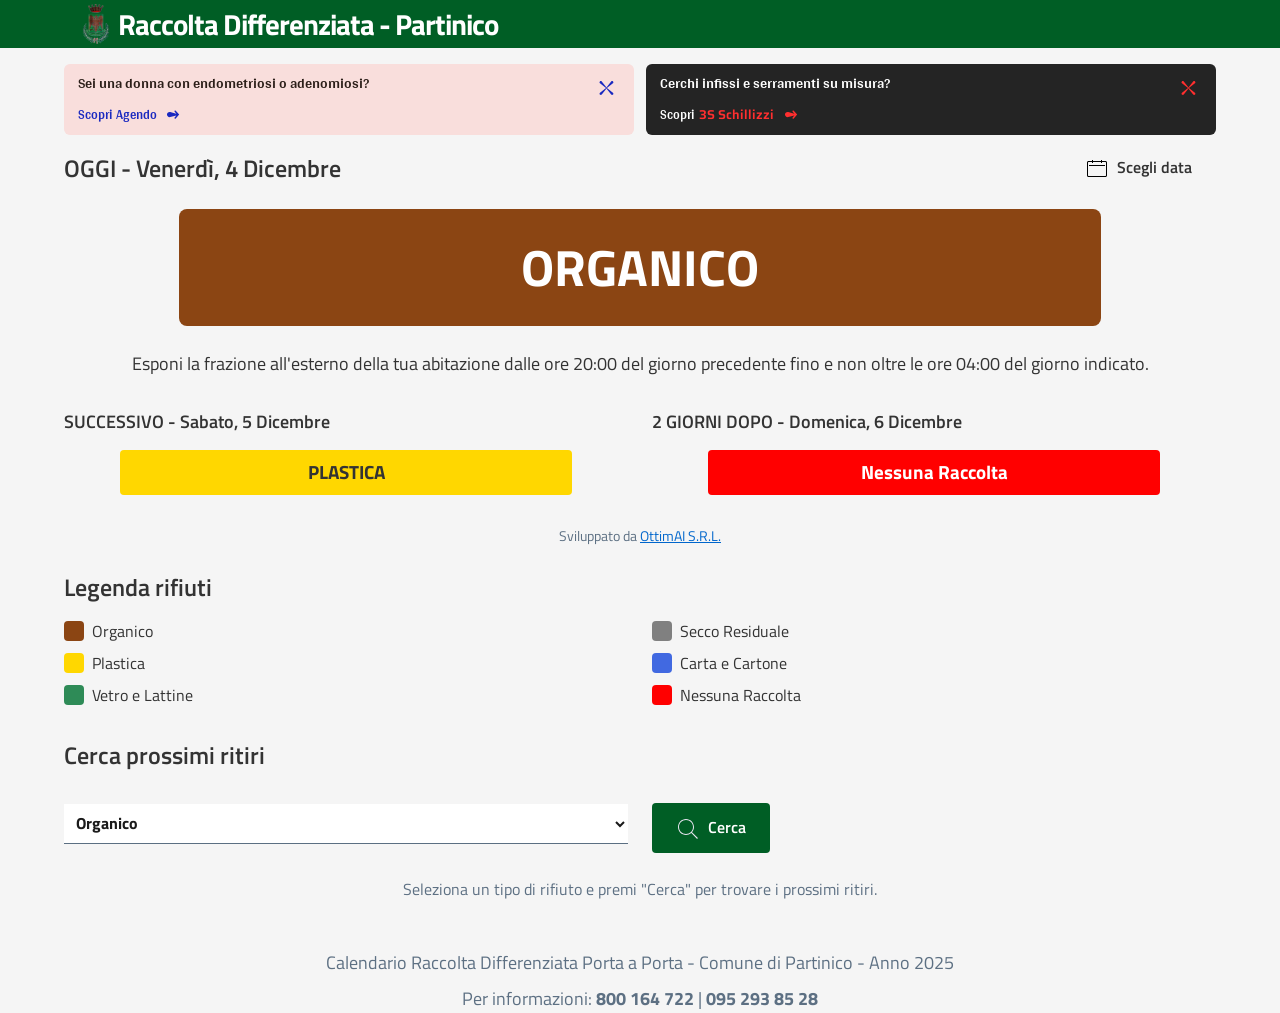
<file: index.html>
<!DOCTYPE html>
<html lang="it">

<head>
    <meta charset="UTF-8">
    <meta name="viewport" content="width=device-width, initial-scale=1.0">
    <title>Raccolta Differenziata Partinico</title>
    <link rel="manifest" href="manifest.json">
    <link rel="icon" href="icons/icon-48x48.png" type="image/png">
    <meta name="theme-color" content="#005e25">
    <meta name="apple-mobile-web-app-capable" content="yes">
    <meta name="apple-mobile-web-app-status-bar-style" content="black">
    <meta name="apple-mobile-web-app-title" content="Raccolta Differenziata Partinico">
    <link rel="apple-touch-icon" href="icons/icon-152x152.png">
    <link rel="apple-touch-icon" sizes="152x152" href="icons/icon-152x152.png">
    <link rel="apple-touch-icon" sizes="192x192" href="icons/icon-192x192.png">

    <!-- Bootstrap Italia CSS -->
    <link rel="stylesheet" href="bootstrap-italia/css/bootstrap-italia.min.css">
    <!-- Custom Theme CSS (self-hosted Arya font declared inside) -->
    <link rel="stylesheet" href="custom-theme.css?v=20260830-3">

</head>

<body>
    <!-- Bootstrap Italia Header -->
    <header class="it-header-wrapper">
        <div class="it-header-slim-wrapper">
            <div class="container">
                <div class="row">
                    <div class="col-12">
                        <div class="it-header-slim-wrapper-content">
                            <div class="header-slim-left">
                                <div class="d-flex align-items-center">
                                    <img src="/cropped-Partinico-Logo-New.png" alt="Comune di Partinico" height="40"
                                        class="me-2">
                                    <div class="it-brand-text">
                                        <h1 class="it-brand-title">Raccolta Differenziata - Partinico</h1>
                                    </div>
                                </div>
                            </div>
                            <div class="header-slim-right">
                                <div class="d-flex align-items-center gap-3">
                                    <button id="install-button" class="btn btn-outline-light btn-sm install-button"
                                        style="display: none;">
                                        <svg class="icon me-1 dark" style="width: 12px; height: 12px;">
                                            <use href="bootstrap-italia/svg/sprites.svg#it-plus"></use>
                                        </svg>
                                        Installa
                                    </button>
                                </div>
                            </div>
                        </div>
                    </div>
                </div>
            </div>
        </div>
    </header>

    <!-- Promo Banner Carousel -->
    <div class="container mt-3" id="promo-banner-wrapper">
        <div class="promo-carousel" id="promo-carousel">
            <div class="promo-carousel-slide">
        <div class="promo-banner">
            <div class="promo-banner-top">
                <p class="promo-banner-title">Sei una donna con endometriosi o adenomiosi?</p>
                <button type="button" class="promo-banner-close" aria-label="Chiudi messaggio">
                    <svg class="promo-banner-icon" viewBox="0 0 30 30" fill="none"
                        xmlns="http://www.w3.org/2000/svg" aria-hidden="true">
                        <path fill-rule="evenodd" clip-rule="evenodd"
                            d="M8.463 22.0353C7.89799 21.4703 7.95154 20.539 8.57759 20.0425L15.0181 14.9345C15.1727 14.8119 15.3946 14.8247 15.5341 14.9642C15.6736 15.1037 15.6863 15.3256 15.5637 15.4802L10.4558 21.9207C9.95923 22.5467 9.02802 22.6003 8.463 22.0353Z"
                            fill="#1A29C0" />
                        <path fill-rule="evenodd" clip-rule="evenodd"
                            d="M22.5331 22.0353C23.0981 21.4703 23.0446 20.539 22.4185 20.0425L15.978 14.9345C15.8234 14.8119 15.6015 14.8247 15.462 14.9642C15.3225 15.1037 15.3098 15.3256 15.4324 15.4802L20.5403 21.9207C21.0369 22.5467 21.9681 22.6003 22.5331 22.0353Z"
                            fill="#1A29C0" />
                        <path fill-rule="evenodd" clip-rule="evenodd"
                            d="M8.463 7.96375C7.89799 8.52877 7.95154 9.45998 8.57759 9.95651L15.0181 15.0645C15.1727 15.1871 15.3946 15.1743 15.5341 15.0348C15.6736 14.8953 15.6863 14.6734 15.5637 14.5188L10.4558 8.07834C9.95923 7.45229 9.02802 7.39874 8.463 7.96375Z"
                            fill="#1A29C0" />
                        <path fill-rule="evenodd" clip-rule="evenodd"
                            d="M22.5331 7.96375C23.0981 8.52877 23.0446 9.45998 22.4185 9.95651L15.978 15.0645C15.8234 15.1871 15.6015 15.1743 15.462 15.0348C15.3225 14.8953 15.3098 14.6734 15.4324 14.5188L20.5403 8.07834C21.0369 7.45229 21.9681 7.39874 22.5331 7.96375Z"
                            fill="#1A29C0" />
                    </svg>
                </button>
            </div>
            <a href="https://agendo.health/download" target="_blank" rel="noopener noreferrer" class="promo-banner-cta">
                Scopri Agendo
                <svg class="promo-banner-icon" viewBox="0 0 30 30" fill="none" xmlns="http://www.w3.org/2000/svg"
                    aria-hidden="true">
                    <path
                        d="M18.3359 10.2528C18.717 9.91407 19.2845 9.91938 19.6582 10.2469L19.7471 10.3358L24.3379 15.4998L19.7471 20.6639C19.3802 21.0767 18.7487 21.1138 18.3359 20.7469C17.955 20.4082 17.8934 19.8439 18.1748 19.4344L18.2529 19.3358L20.5596 16.7391L12.3555 18.869C10.151 19.4412 8 17.7773 8 15.4998C8.00001 13.2223 10.151 11.5585 12.3555 12.1307L20.5596 14.2596L18.2529 11.6639C17.9142 11.2829 17.9195 10.7153 18.2471 10.3416L18.3359 10.2528Z"
                        fill="#1A29C0" />
                </svg>
            </a>
        </div>
            </div>
            <div class="promo-carousel-slide">
        <div class="promo-banner promo-banner-schillizzi">
            <div class="promo-banner-top">
                <p class="promo-banner-title">Cerchi infissi e serramenti su misura?</p>
                <button type="button" class="promo-banner-close" aria-label="Chiudi messaggio">
                    <svg class="promo-banner-icon" viewBox="0 0 30 30" fill="none"
                        xmlns="http://www.w3.org/2000/svg" aria-hidden="true">
                        <path fill-rule="evenodd" clip-rule="evenodd"
                            d="M8.463 22.0353C7.89799 21.4703 7.95154 20.539 8.57759 20.0425L15.0181 14.9345C15.1727 14.8119 15.3946 14.8247 15.5341 14.9642C15.6736 15.1037 15.6863 15.3256 15.5637 15.4802L10.4558 21.9207C9.95923 22.5467 9.02802 22.6003 8.463 22.0353Z"
                            fill="#1A29C0" />
                        <path fill-rule="evenodd" clip-rule="evenodd"
                            d="M22.5331 22.0353C23.0981 21.4703 23.0446 20.539 22.4185 20.0425L15.978 14.9345C15.8234 14.8119 15.6015 14.8247 15.462 14.9642C15.3225 15.1037 15.3098 15.3256 15.4324 15.4802L20.5403 21.9207C21.0369 22.5467 21.9681 22.6003 22.5331 22.0353Z"
                            fill="#1A29C0" />
                        <path fill-rule="evenodd" clip-rule="evenodd"
                            d="M8.463 7.96375C7.89799 8.52877 7.95154 9.45998 8.57759 9.95651L15.0181 15.0645C15.1727 15.1871 15.3946 15.1743 15.5341 15.0348C15.6736 14.8953 15.6863 14.6734 15.5637 14.5188L10.4558 8.07834C9.95923 7.45229 9.02802 7.39874 8.463 7.96375Z"
                            fill="#1A29C0" />
                        <path fill-rule="evenodd" clip-rule="evenodd"
                            d="M22.5331 7.96375C23.0981 8.52877 23.0446 9.45998 22.4185 9.95651L15.978 15.0645C15.8234 15.1871 15.6015 15.1743 15.462 15.0348C15.3225 14.8953 15.3098 14.6734 15.4324 14.5188L20.5403 8.07834C21.0369 7.45229 21.9681 7.39874 22.5331 7.96375Z"
                            fill="#1A29C0" />
                    </svg>
                </button>
            </div>
            <a href="https://schillizzi.it" target="_blank" rel="noopener noreferrer" class="promo-banner-cta">
                Scopri <span class="schillizzi-brand">3S Schillizzi</span>
                <svg class="promo-banner-icon" viewBox="0 0 30 30" fill="none" xmlns="http://www.w3.org/2000/svg"
                    aria-hidden="true">
                    <path
                        d="M18.3359 10.2528C18.717 9.91407 19.2845 9.91938 19.6582 10.2469L19.7471 10.3358L24.3379 15.4998L19.7471 20.6639C19.3802 21.0767 18.7487 21.1138 18.3359 20.7469C17.955 20.4082 17.8934 19.8439 18.1748 19.4344L18.2529 19.3358L20.5596 16.7391L12.3555 18.869C10.151 19.4412 8 17.7773 8 15.4998C8.00001 13.2223 10.151 11.5585 12.3555 12.1307L20.5596 14.2596L18.2529 11.6639C17.9142 11.2829 17.9195 10.7153 18.2471 10.3416L18.3359 10.2528Z"
                        fill="#1A29C0" />
                </svg>
            </a>
        </div>
            </div>
        </div>
    </div>

    <!-- Main Content Container -->
    <div class="container">

        <!-- Today's Waste Text -->
        <div class="mb-4 mt-2">
            <div class="d-flex justify-content-between align-items-center mb-3">
                <h5 class="mb-0">
                    <span id="display-date-label">OGGI</span> - <span id="today-date"></span>
                </h5>
                <button id="date-picker-button" class="btn btn-sm btn-outline">
                    <svg class="icon icon-sm me-1">
                        <use href="bootstrap-italia/svg/sprites.svg#it-calendar"></use>
                    </svg>
                    Scegli data
                </button>
            </div>
            <div class="text-center">
                <div id="today-waste-type" class="badge-waste mb-3">Caricamento...</div>
                <p class="mb-0">Esponi la frazione all'esterno della tua abitazione dalle ore 20:00 del giorno
                    precedente fino e non oltre le ore 04:00 del giorno indicato.</p>
            </div>
        </div>

        <!-- Next Days Cards -->
        <div class="row mb-1">
            <div class="col-md-6">
                <div class="mb-4 mt-2">
                    <div class="d-flex justify-content-between align-items-center mb-3">
                        <h6 class="mb-0">
                            SUCCESSIVO - <span id="tomorrow-date"></span>
                        </h6>
                    </div>
                    <div class="text-center">
                        <div id="tomorrow-waste-type" class="badge-waste small">Caricamento...</div>
                    </div>
                </div>
            </div>
            <div class="col-md-6">
                <div class="mb-4 mt-2">
                    <div class="d-flex justify-content-between align-items-center mb-3">
                        <h6 class="mb-0">
                            2 GIORNI DOPO - <span id="day-after-date"></span>
                        </h6>
                    </div>
                    <div class="text-center">
                        <div id="day-after-waste-type" class="badge-waste small">Caricamento...</div>
                    </div>
                </div>
            </div>
        </div>

        <div class="text-center mb-4">
            <small class="text-muted">Sviluppato da <a href="https://ottimai.com" target="_blank" rel="noopener noreferrer">OttimAI S.R.L.</a></small>
        </div>

        <!-- Legend Card -->
        <div class="mb-4">
            <div class="d-flex justify-content-between align-items-center mb-3">
                <h5 class="mb-0">
                    Legenda rifiuti
                </h5>
            </div>
            <div class="row">
                <div class="col-md-6 col-12 mb-2">
                    <div class="d-flex align-items-center">
                        <span class="legend-color organico me-2"></span>
                        <span>Organico</span>
                    </div>
                </div>
                <div class="col-md-6 col-12 mb-2">
                    <div class="d-flex align-items-center">
                        <span class="legend-color secco-residuale me-2"></span>
                        <span>Secco Residuale</span>
                    </div>
                </div>
                <div class="col-md-6 col-12 mb-2">
                    <div class="d-flex align-items-center">
                        <span class="legend-color plastica me-2"></span>
                        <span>Plastica</span>
                    </div>
                </div>
                <div class="col-md-6 col-12 mb-2">
                    <div class="d-flex align-items-center">
                        <span class="legend-color carta-cartone me-2"></span>
                        <span>Carta e Cartone</span>
                    </div>
                </div>
                <div class="col-md-6 col-12 mb-2">
                    <div class="d-flex align-items-center">
                        <span class="legend-color vetro-lattine me-2"></span>
                        <span>Vetro e Lattine</span>
                    </div>
                </div>
                <div class="col-md-6 col-12 mb-2">
                    <div class="d-flex align-items-center">
                        <span class="legend-color nessuna-raccolta me-2"></span>
                        <span>Nessuna Raccolta</span>
                    </div>
                </div>
            </div>
        </div>

        <!-- Waste Search Card -->
        <div class="mb-4">
            <div class="d-flex justify-content-between align-items-center mb-3">
                <h5 class="mb-0">
                    Cerca prossimi ritiri
                </h5>
            </div>
            <div class="row align-items-center mb-3 py-2">
                <div class="col select-wrapper">
                    <select id="waste-type-select" class="form-control">
                        <option value="ORGANICO">Organico</option>
                        <option value="SECCO RESIDUALE">Secco Residuale</option>
                        <option value="PLASTICA">Plastica</option>
                        <option value="CARTA E CARTONE">Carta e Cartone</option>
                        <option value="VETRO E LATTINE">Vetro e Lattine</option>
                    </select>
                </div>
                <div class="col">
                    <button id="search-waste-button" class="btn btn-primary mt-2">
                        <svg class="icon icon-light icon-sm me-1">
                            <use href="bootstrap-italia/svg/sprites.svg#it-search"></use>
                        </svg>
                        Cerca
                    </button>
                </div>
            </div>
            <div id="waste-search-results">
                <div class="results-message text-center text-muted">
                    Seleziona un tipo di rifiuto e premi "Cerca" per trovare i prossimi ritiri.
                </div>
                <div class="next-pickups" style="display: none;">
                    <h6>Prossimi 3 ritiri:</h6>
                    <div class="row">
                        <div class="col-lg-4 col-md-6 mb-3">
                            <div class="it-card pickup-card">
                                <div class="it-card-body text-center">
                                    <div class="pickup-date fw-bold" id="pickup-date-1">Data</div>
                                    <div class="pickup-day text-muted" id="pickup-day-1">Giorno</div>
                                </div>
                            </div>
                        </div>
                        <div class="col-lg-4 col-md-6 mb-3">
                            <div class="it-card pickup-card">
                                <div class="it-card-body text-center">
                                    <div class="pickup-date fw-bold" id="pickup-date-2">Data</div>
                                    <div class="pickup-day text-muted" id="pickup-day-2">Giorno</div>
                                </div>
                            </div>
                        </div>
                        <div class="col-lg-4 col-md-6 mb-3">
                            <div class="it-card pickup-card">
                                <div class="it-card-body text-center">
                                    <div class="pickup-date fw-bold" id="pickup-date-3">Data</div>
                                    <div class="pickup-day text-muted" id="pickup-day-3">Giorno</div>
                                </div>
                            </div>
                        </div>
                    </div>
                </div>
            </div>
        </div>

        <!-- Footer -->
        <footer class="mt-5">
            <div class="text-center text-muted">
                <p class="mb-2">Calendario Raccolta Differenziata Porta a Porta - Comune di Partinico - Anno 2025</p>
                <p class="mb-0">Per informazioni: <strong>800 164 722</strong> | <strong>095 293 85 28</strong></p>
            </div>
        </footer>
    </div>

    <!-- Bootstrap Italia Calendar Modal -->
    <div class="modal fade" id="calendar-container" tabindex="-1" aria-labelledby="calendarModalLabel"
        aria-hidden="true">
        <div class="modal-dialog modal-dialog-centered">
            <div class="modal-content">
                <div class="modal-header">
                    <h5 class="modal-title" id="calendar-month-year">Mese Anno</h5>
                    <div class="d-flex gap-2 mb-2">
                        <button type="button" class="btn btn-primary btn-xs" id="prev-month">
                            <svg class="icon icon-xs icon-light">
                                <use href="bootstrap-italia/svg/sprites.svg#it-chevron-left"></use>
                            </svg>
                        </button>
                        <button type="button" class="btn btn-primary btn-xs" id="next-month">
                            <svg class="icon icon-xs icon-light">
                                <use href="bootstrap-italia/svg/sprites.svg#it-chevron-right"></use>
                            </svg>
                        </button>
                    </div>
                </div>
                <div class="modal-body">
                    <div class="calendar-grid" id="calendar-grid">
                        <!-- Day headers -->
                        <div class="calendar-day-header">L</div>
                        <div class="calendar-day-header">M</div>
                        <div class="calendar-day-header">M</div>
                        <div class="calendar-day-header">G</div>
                        <div class="calendar-day-header">V</div>
                        <div class="calendar-day-header">S</div>
                        <div class="calendar-day-header">D</div>

                        <!-- Calendar days will be inserted here by JavaScript -->
                    </div>
                </div>
                <div class="modal-footer">
                    <button type="button" class="btn btn-secondary" id="today-button">Oggi</button>
                    <button type="button" class="btn btn-outline-secondary" data-bs-dismiss="modal"
                        id="close-calendar">Chiudi</button>
                </div>
            </div>
        </div>
    </div>

    <!-- iOS Install Instructions Modal -->
    <div class="modal fade" id="ios-install-modal" tabindex="-1" aria-labelledby="iosInstallModalLabel"
        aria-hidden="true">
        <div class="modal-dialog modal-dialog-centered">
            <div class="modal-content">
                <div class="modal-header">
                    <h5 class="modal-title" id="iosInstallModalLabel">Installa l'app</h5>
                    <button type="button" class="btn-close" data-bs-dismiss="modal" aria-label="Chiudi"></button>
                </div>
                <div class="modal-body">
                    <p>Per installare questa app sul tuo dispositivo iOS:</p>
                    <ol class="mb-0">
                        <li>Tocca l'icona <strong>Condividi</strong>
                            <svg class="icon icon-sm align-middle">
                                <use href="bootstrap-italia/svg/sprites.svg#it-share"></use>
                            </svg>
                            nella barra di Safari.
                        </li>
                        <li>Scorri e seleziona <strong>"Aggiungi a Home"</strong>.</li>
                        <li>Tocca <strong>"Aggiungi"</strong> in alto a destra.</li>
                    </ol>
                </div>
                <div class="modal-footer">
                    <button type="button" class="btn btn-outline-secondary" data-bs-dismiss="modal">Chiudi</button>
                </div>
            </div>
        </div>
    </div>

    <!-- Bootstrap Italia JavaScript -->
    <script src="bootstrap-italia/js/bootstrap-italia.bundle.min.js"></script>

    <!-- Promo Banner carousel: dismiss + auto-slide -->
    <script>
        (function () {
            const wrapper = document.getElementById('promo-banner-wrapper');
            const carousel = document.getElementById('promo-carousel');
            if (!wrapper || !carousel) return;

            let timer = null;

            function getSlides() {
                return carousel.querySelectorAll('.promo-carousel-slide');
            }

            function next() {
                const slides = getSlides();
                if (slides.length < 2) {
                    stop();
                    return;
                }
                const maxScroll = carousel.scrollWidth - carousel.clientWidth;
                if (maxScroll < 8) return; // all cards fit side by side, nothing to slide
                // find the slide closest to the current scroll position
                let current = 0;
                slides.forEach(function (slide, i) {
                    if (Math.abs(slide.offsetLeft - carousel.scrollLeft) <
                        Math.abs(slides[current].offsetLeft - carousel.scrollLeft)) {
                        current = i;
                    }
                });
                const target = (current + 1) % slides.length;
                const left = Math.min(slides[target].offsetLeft, maxScroll);
                carousel.scrollTo({ left: left, behavior: 'smooth' });
            }

            function start() {
                stop();
                if (getSlides().length > 1) {
                    timer = setInterval(next, 5000);
                }
            }

            function stop() {
                if (timer !== null) {
                    clearInterval(timer);
                    timer = null;
                }
            }

            // Each banner has its own close button: remove that slide only,
            // and the whole row once no banners are left.
            wrapper.querySelectorAll('.promo-banner-close').forEach(function (btn) {
                btn.addEventListener('click', function () {
                    const slide = btn.closest('.promo-carousel-slide');
                    if (slide) slide.remove();
                    if (getSlides().length === 0) {
                        wrapper.remove();
                        stop();
                    } else {
                        start();
                    }
                });
            });

            // Manual swipe/scroll restarts the 5s countdown.
            ['pointerdown', 'touchstart', 'wheel'].forEach(function (evt) {
                carousel.addEventListener(evt, start, { passive: true });
            });

            document.addEventListener('visibilitychange', function () {
                if (document.hidden) { stop(); } else { start(); }
            });

            start();
        })();
    </script>

    <script>
        bootstrap.loadFonts('/bootstrap-italia/fonts');
        // Waste schedule data - format: YYYY-MM-DD
        const wasteSchedule = {
            // January 2025
            "2025-01-01": "Nessuna Raccolta",
            "2025-01-02": "CARTA E CARTONE",
            "2025-01-03": "ORGANICO",
            "2025-01-04": "PLASTICA",
            "2025-01-05": "Nessuna Raccolta",
            "2025-01-06": "Nessuna Raccolta",
            "2025-01-07": "ORGANICO",
            "2025-01-08": "SECCO RESIDUALE",
            "2025-01-09": "CARTA E CARTONE",
            "2025-01-10": "ORGANICO",
            "2025-01-11": "PLASTICA",
            "2025-01-12": "Nessuna Raccolta",
            "2025-01-13": "ORGANICO",
            "2025-01-14": "SECCO RESIDUALE",
            "2025-01-15": "VETRO E LATTINE",
            "2025-01-16": "CARTA E CARTONE",
            "2025-01-17": "ORGANICO",
            "2025-01-18": "PLASTICA",
            "2025-01-19": "Nessuna Raccolta",
            "2025-01-20": "ORGANICO",
            "2025-01-21": "SECCO RESIDUALE",
            "2025-01-22": "CARTA E CARTONE",
            "2025-01-23": "ORGANICO",
            "2025-01-24": "ORGANICO",
            "2025-01-25": "PLASTICA",
            "2025-01-26": "Nessuna Raccolta",
            "2025-01-27": "ORGANICO",
            "2025-01-28": "SECCO RESIDUALE",
            "2025-01-29": "VETRO E LATTINE",
            "2025-01-30": "CARTA E CARTONE",
            "2025-01-31": "ORGANICO",
            // February 2025
            "2025-02-01": "PLASTICA",
            "2025-02-02": "Nessuna Raccolta",
            "2025-02-03": "ORGANICO",
            "2025-02-04": "SECCO RESIDUALE",
            "2025-02-05": "VETRO E LATTINE",
            "2025-02-06": "CARTA E CARTONE",
            "2025-02-07": "ORGANICO",
            "2025-02-08": "PLASTICA",
            "2025-02-09": "Nessuna Raccolta",
            "2025-02-10": "ORGANICO",
            "2025-02-11": "SECCO RESIDUALE",
            "2025-02-12": "VETRO E LATTINE",
            "2025-02-13": "CARTA E CARTONE",
            "2025-02-14": "ORGANICO",
            "2025-02-15": "PLASTICA",
            "2025-02-16": "Nessuna Raccolta",
            "2025-02-17": "ORGANICO",
            "2025-02-18": "SECCO RESIDUALE",
            "2025-02-19": "VETRO E LATTINE",
            "2025-02-20": "CARTA E CARTONE",
            "2025-02-21": "ORGANICO",
            "2025-02-22": "PLASTICA",
            "2025-02-23": "Nessuna Raccolta",
            "2025-02-24": "ORGANICO",
            "2025-02-25": "SECCO RESIDUALE",
            "2025-02-26": "VETRO E LATTINE",
            "2025-02-27": "CARTA E CARTONE",
            "2025-02-28": "ORGANICO",
            // March 2025
            "2025-03-01": "PLASTICA",
            "2025-03-02": "Nessuna Raccolta",
            "2025-03-03": "ORGANICO",
            "2025-03-04": "SECCO RESIDUO",
            "2025-03-05": "VETRO E LATTINE",
            "2025-03-06": "CARTA E CARTONE",
            "2025-03-07": "ORGANICO",
            "2025-03-08": "PLASTICA",
            "2025-03-09": "Nessuna Raccolta",
            "2025-03-10": "ORGANICO",
            "2025-03-11": "SECCO RESIDUO",
            "2025-03-12": "VETRO E LATTINE",
            "2025-03-13": "CARTA E CARTONE",
            "2025-03-14": "ORGANICO",
            "2025-03-15": "PLASTICA",
            "2025-03-16": "Nessuna Raccolta",
            "2025-03-17": "ORGANICO",
            "2025-03-18": "SECCO RESIDUO",
            "2025-03-19": "VETRO E LATTINE",
            "2025-03-20": "CARTA E CARTONE",
            "2025-03-21": "ORGANICO",
            "2025-03-22": "PLASTICA",
            "2025-03-23": "Nessuna Raccolta",
            "2025-03-24": "ORGANICO",
            "2025-03-25": "SECCO RESIDUO",
            "2025-03-26": "VETRO E LATTINE",
            "2025-03-27": "CARTA E CARTONE",
            "2025-03-28": "ORGANICO",
            "2025-03-29": "PLASTICA",
            "2025-03-30": "Nessuna Raccolta",
            "2025-03-31": "ORGANICO",
            // April 2025
            "2025-04-01": "SECCO RESIDUALE",
            "2025-04-02": "VETRO E LATTINE",
            "2025-04-03": "CARTA E CARTONE",
            "2025-04-04": "ORGANICO",
            "2025-04-05": "PLASTICA",
            "2025-04-06": "Nessuna Raccolta",
            "2025-04-07": "ORGANICO",
            "2025-04-08": "SECCO RESIDUALE",
            "2025-04-09": "VETRO E LATTINE",
            "2025-04-10": "CARTA E CARTONE",
            "2025-04-11": "ORGANICO",
            "2025-04-12": "PLASTICA",
            "2025-04-13": "Nessuna Raccolta",
            "2025-04-14": "ORGANICO",
            "2025-04-15": "SECCO RESIDUALE",
            "2025-04-16": "VETRO E LATTINE",
            "2025-04-17": "CARTA E CARTONE",
            "2025-04-18": "ORGANICO",
            "2025-04-19": "PLASTICA",
            "2025-04-20": "Nessuna Raccolta",
            "2025-04-21": "Nessuna Raccolta",
            "2025-04-22": "ORGANICO",
            "2025-04-23": "CARTA E CARTONE",
            "2025-04-24": "ORGANICO",
            "2025-04-25": "Nessuna Raccolta",
            "2025-04-26": "PLASTICA",
            "2025-04-27": "Nessuna Raccolta",
            "2025-04-28": "SECCO RESIDUALE",
            "2025-04-29": "VETRO E LATTINE",
            "2025-04-30": "ORGANICO",
            // May 2025
            "2025-05-01": "Nessuna Raccolta",
            "2025-05-02": "ORGANICO",
            "2025-05-03": "PLASTICA",
            "2025-05-04": "Nessuna Raccolta",
            "2025-05-05": "ORGANICO",
            "2025-05-06": "SECCO RESIDUALE",
            "2025-05-07": "VETRO E LATTINE",
            "2025-05-08": "CARTA E CARTONE",
            "2025-05-09": "ORGANICO",
            "2025-05-10": "PLASTICA",
            "2025-05-11": "Nessuna Raccolta",
            "2025-05-12": "ORGANICO",
            "2025-05-13": "SECCO RESIDUALE",
            "2025-05-14": "VETRO E LATTINE",
            "2025-05-15": "CARTA E CARTONE",
            "2025-05-16": "ORGANICO",
            "2025-05-17": "PLASTICA",
            "2025-05-18": "Nessuna Raccolta",
            "2025-05-19": "ORGANICO",
            "2025-05-20": "SECCO RESIDUALE",
            "2025-05-21": "VETRO E LATTINE",
            "2025-05-22": "CARTA E CARTONE",
            "2025-05-23": "ORGANICO",
            "2025-05-24": "PLASTICA",
            "2025-05-25": "Nessuna Raccolta",
            "2025-05-26": "ORGANICO",
            "2025-05-27": "SECCO RESIDUALE",
            "2025-05-28": "VETRO E LATTINE",
            "2025-05-29": "CARTA E CARTONE",
            "2025-05-30": "ORGANICO",
            "2025-05-31": "PLASTICA",
            // June 2025
            "2025-06-01": "Nessuna Raccolta",
            "2025-06-02": "Nessuna Raccolta",
            "2025-06-03": "ORGANICO",
            "2025-06-04": "VETRO E LATTINE",
            "2025-06-05": "CARTA E CARTONE",
            "2025-06-06": "ORGANICO",
            "2025-06-07": "PLASTICA",
            "2025-06-08": "Nessuna Raccolta",
            "2025-06-09": "ORGANICO",
            "2025-06-10": "SECCO RESIDUALE",
            "2025-06-11": "VETRO E LATTINE",
            "2025-06-12": "CARTA E CARTONE",
            "2025-06-13": "ORGANICO",
            "2025-06-14": "PLASTICA",
            "2025-06-15": "Nessuna Raccolta",
            "2025-06-16": "ORGANICO",
            "2025-06-17": "VETRO E LATTINE",
            "2025-06-18": "ORGANICO",
            "2025-06-19": "CARTA E CARTONE",
            "2025-06-20": "ORGANICO",
            "2025-06-21": "PLASTICA",
            "2025-06-22": "Nessuna Raccolta",
            "2025-06-23": "ORGANICO",
            "2025-06-24": "SECCO RESIDUALE",
            "2025-06-25": "ORGANICO",
            "2025-06-26": "CARTA E CARTONE",
            "2025-06-27": "ORGANICO",
            "2025-06-28": "PLASTICA",
            "2025-06-29": "Nessuna Raccolta",
            "2025-06-30": "ORGANICO",
            // July 2025
            "2025-07-01": "VETRO E LATTINE",
            "2025-07-02": "ORGANICO",
            "2025-07-03": "CARTA E CARTONE",
            "2025-07-04": "ORGANICO",
            "2025-07-05": "PLASTICA",
            "2025-07-06": "Nessuna Raccolta",
            "2025-07-07": "ORGANICO",
            "2025-07-08": "SECCO RESIDUALE",
            "2025-07-09": "ORGANICO",
            "2025-07-10": "CARTA E CARTONE",
            "2025-07-11": "ORGANICO",
            "2025-07-12": "PLASTICA",
            "2025-07-13": "Nessuna Raccolta",
            "2025-07-14": "ORGANICO",
            "2025-07-15": "VETRO E LATTINE",
            "2025-07-16": "ORGANICO",
            "2025-07-17": "CARTA E CARTONE",
            "2025-07-18": "ORGANICO",
            "2025-07-19": "PLASTICA",
            "2025-07-20": "Nessuna Raccolta",
            "2025-07-21": "ORGANICO",
            "2025-07-22": "SECCO RESIDUALE",
            "2025-07-23": "ORGANICO",
            "2025-07-24": "CARTA E CARTONE",
            "2025-07-25": "ORGANICO",
            "2025-07-26": "PLASTICA",
            "2025-07-27": "Nessuna Raccolta",
            "2025-07-28": "ORGANICO",
            "2025-07-29": "VETRO E LATTINE",
            "2025-07-30": "ORGANICO",
            "2025-07-31": "CARTA E CARTONE",
            // August 2025
            "2025-08-01": "ORGANICO",
            "2025-08-02": "PLASTICA",
            "2025-08-03": "Nessuna Raccolta",
            "2025-08-04": "ORGANICO",
            "2025-08-05": "SECCO RESIDUALE",
            "2025-08-06": "ORGANICO",
            "2025-08-07": "CARTA E CARTONE",
            "2025-08-08": "ORGANICO",
            "2025-08-09": "PLASTICA",
            "2025-08-10": "Nessuna Raccolta",
            "2025-08-11": "ORGANICO",
            "2025-08-12": "VETRO E LATTINE",
            "2025-08-13": "ORGANICO",
            "2025-08-14": "CARTA E CARTONE",
            "2025-08-15": "Nessuna Raccolta",
            "2025-08-16": "PLASTICA",
            "2025-08-17": "Nessuna Raccolta",
            "2025-08-18": "ORGANICO",
            "2025-08-19": "SECCO RESIDUALE",
            "2025-08-20": "ORGANICO",
            "2025-08-21": "CARTA E CARTONE",
            "2025-08-22": "ORGANICO",
            "2025-08-23": "PLASTICA",
            "2025-08-24": "Nessuna Raccolta",
            "2025-08-25": "ORGANICO",
            "2025-08-26": "VETRO E LATTINE",
            "2025-08-27": "ORGANICO",
            "2025-08-28": "CARTA E CARTONE",
            "2025-08-29": "ORGANICO",
            "2025-08-30": "PLASTICA",
            "2025-08-31": "Nessuna Raccolta",
            // September 2025
            "2025-09-01": "ORGANICO",
            "2025-09-02": "SECCO RESIDUALE",
            "2025-09-03": "ORGANICO",
            "2025-09-04": "CARTA E CARTONE",
            "2025-09-05": "ORGANICO",
            "2025-09-06": "PLASTICA",
            "2025-09-07": "Nessuna Raccolta",
            "2025-09-08": "ORGANICO",
            "2025-09-09": "VETRO E LATTINE",
            "2025-09-10": "ORGANICO",
            "2025-09-11": "CARTA E CARTONE",
            "2025-09-12": "ORGANICO",
            "2025-09-13": "PLASTICA",
            "2025-09-14": "Nessuna Raccolta",
            "2025-09-15": "ORGANICO",
            "2025-09-16": "SECCO RESIDUALE",
            "2025-09-17": "ORGANICO",
            "2025-09-18": "CARTA E CARTONE",
            "2025-09-19": "ORGANICO",
            "2025-09-20": "PLASTICA",
            "2025-09-21": "Nessuna Raccolta",
            "2025-09-22": "ORGANICO",
            "2025-09-23": "VETRO E LATTINE",
            "2025-09-24": "ORGANICO",
            "2025-09-25": "CARTA E CARTONE",
            "2025-09-26": "ORGANICO",
            "2025-09-27": "PLASTICA",
            "2025-09-28": "Nessuna Raccolta",
            "2025-09-29": "ORGANICO",
            "2025-09-30": "SECCO RESIDUALE",
            // October 2025
            "2025-10-01": "ORGANICO",
            "2025-10-02": "CARTA E CARTONE",
            "2025-10-03": "ORGANICO",
            "2025-10-04": "PLASTICA",
            "2025-10-05": "Nessuna Raccolta",
            "2025-10-06": "ORGANICO",
            "2025-10-07": "VETRO E LATTINE",
            "2025-10-08": "ORGANICO",
            "2025-10-09": "CARTA E CARTONE",
            "2025-10-10": "ORGANICO",
            "2025-10-11": "PLASTICA",
            "2025-10-12": "Nessuna Raccolta",
            "2025-10-13": "ORGANICO",
            "2025-10-14": "SECCO RESIDUALE",
            "2025-10-15": "ORGANICO",
            "2025-10-16": "CARTA E CARTONE",
            "2025-10-17": "ORGANICO",
            "2025-10-18": "PLASTICA",
            "2025-10-19": "Nessuna Raccolta",
            "2025-10-20": "ORGANICO",
            "2025-10-21": "VETRO E LATTINE",
            "2025-10-22": "ORGANICO",
            "2025-10-23": "CARTA E CARTONE",
            "2025-10-24": "ORGANICO",
            "2025-10-25": "PLASTICA",
            "2025-10-26": "Nessuna Raccolta",
            "2025-10-27": "ORGANICO",
            "2025-10-28": "SECCO RESIDUALE",
            "2025-10-29": "CARTA E CARTONE",
            "2025-10-30": "ORGANICO",
            "2025-10-31": "PLASTICA",
            // November 2025
            "2025-11-01": "Nessuna Raccolta",
            "2025-11-02": "Nessuna Raccolta",
            "2025-11-03": "ORGANICO",
            "2025-11-04": "VETRO E LATTINE",
            "2025-11-05": "CARTA E CARTONE",
            "2025-11-06": "Nessuna Raccolta",
            "2025-11-07": "ORGANICO",
            "2025-11-08": "PLASTICA",
            "2025-11-09": "Nessuna Raccolta",
            "2025-11-10": "ORGANICO",
            "2025-11-11": "SECCO RESIDUALE",
            "2025-11-12": "VETRO E LATTINE",
            "2025-11-13": "CARTA E CARTONE",
            "2025-11-14": "ORGANICO",
            "2025-11-15": "PLASTICA",
            "2025-11-16": "Nessuna Raccolta",
            "2025-11-17": "ORGANICO",
            "2025-11-18": "SECCO RESIDUALE",
            "2025-11-19": "VETRO E LATTINE",
            "2025-11-20": "CARTA E CARTONE",
            "2025-11-21": "ORGANICO",
            "2025-11-22": "PLASTICA",
            "2025-11-23": "Nessuna Raccolta",
            "2025-11-24": "ORGANICO",
            "2025-11-25": "SECCO RESIDUALE",
            "2025-11-26": "VETRO E LATTINE",
            "2025-11-27": "CARTA E CARTONE",
            "2025-11-28": "ORGANICO",
            "2025-11-29": "PLASTICA",
            "2025-11-30": "Nessuna Raccolta",
            // December 2025
            "2025-12-01": "ORGANICO",
            "2025-12-02": "SECCO RESIDUALE",
            "2025-12-03": "VETRO E LATTINE",
            "2025-12-04": "CARTA E CARTONE",
            "2025-12-05": "ORGANICO",
            "2025-12-06": "PLASTICA",
            "2025-12-07": "Nessuna Raccolta",
            "2025-12-08": "Nessuna Raccolta",
            "2025-12-09": "ORGANICO",
            "2025-12-10": "VETRO E LATTINE",
            "2025-12-11": "CARTA E CARTONE",
            "2025-12-12": "ORGANICO",
            "2025-12-13": "PLASTICA",
            "2025-12-14": "Nessuna Raccolta",
            "2025-12-15": "ORGANICO",
            "2025-12-16": "SECCO RESIDUALE",
            "2025-12-17": "CARTA E CARTONE",
            "2025-12-18": "ORGANICO",
            "2025-12-19": "ORGANICO",
            "2025-12-20": "PLASTICA",
            "2025-12-21": "Nessuna Raccolta",
            "2025-12-22": "ORGANICO",
            "2025-12-23": "SECCO RESIDUALE",
            "2025-12-24": "CARTA E CARTONE",
            "2025-12-25": "Nessuna Raccolta",
            "2025-12-26": "Nessuna Raccolta",
            "2025-12-27": "PLASTICA",
            "2025-12-28": "Nessuna Raccolta",
            "2025-12-29": "ORGANICO",
            "2025-12-30": "VETRO E LATTINE",
            "2025-12-31": "CARTA E CARTONE",
            // January 2026
            "2026-01-01": "Nessuna Raccolta",
            "2026-01-02": "ORGANICO",
            "2026-01-03": "PLASTICA",
            "2026-01-04": "Nessuna Raccolta",
            "2026-01-05": "ORGANICO",
            "2026-01-06": "Nessuna Raccolta",
            "2026-01-07": "SECCO RESIDUALE",
            "2026-01-08": "CARTA E CARTONE",
            "2026-01-09": "ORGANICO",
            "2026-01-10": "PLASTICA",
            "2026-01-11": "Nessuna Raccolta",
            "2026-01-12": "ORGANICO",
            "2026-01-13": "SECCO RESIDUALE",
            "2026-01-14": "VETRO E LATTINE",
            "2026-01-15": "CARTA E CARTONE",
            "2026-01-16": "ORGANICO",
            "2026-01-17": "PLASTICA",
            "2026-01-18": "Nessuna Raccolta",
            "2026-01-19": "ORGANICO",
            "2026-01-20": "SECCO RESIDUALE",
            "2026-01-21": "VETRO E LATTINE",
            "2026-01-22": "CARTA E CARTONE",
            "2026-01-23": "ORGANICO",
            "2026-01-24": "PLASTICA",
            "2026-01-25": "Nessuna Raccolta",
            "2026-01-26": "ORGANICO",
            "2026-01-27": "SECCO RESIDUALE",
            "2026-01-28": "VETRO E LATTINE",
            "2026-01-29": "CARTA E CARTONE",
            "2026-01-30": "ORGANICO",
            "2026-01-31": "PLASTICA",
            // February 2026
            "2026-02-01": "Nessuna Raccolta",
            "2026-02-02": "ORGANICO",
            "2026-02-03": "SECCO RESIDUALE",
            "2026-02-04": "VETRO E LATTINE",
            "2026-02-05": "CARTA E CARTONE",
            "2026-02-06": "ORGANICO",
            "2026-02-07": "PLASTICA",
            "2026-02-08": "Nessuna Raccolta",
            "2026-02-09": "ORGANICO",
            "2026-02-10": "SECCO RESIDUALE",
            "2026-02-11": "VETRO E LATTINE",
            "2026-02-12": "CARTA E CARTONE",
            "2026-02-13": "ORGANICO",
            "2026-02-14": "PLASTICA",
            "2026-02-15": "Nessuna Raccolta",
            "2026-02-16": "ORGANICO",
            "2026-02-17": "SECCO RESIDUALE",
            "2026-02-18": "VETRO E LATTINE",
            "2026-02-19": "CARTA E CARTONE",
            "2026-02-20": "ORGANICO",
            "2026-02-21": "PLASTICA",
            "2026-02-22": "Nessuna Raccolta",
            "2026-02-23": "ORGANICO",
            "2026-02-24": "SECCO RESIDUALE",
            "2026-02-25": "VETRO E LATTINE",
            "2026-02-26": "CARTA E CARTONE",
            "2026-02-27": "ORGANICO",
            "2026-02-28": "PLASTICA",
            // March 2026
            "2026-03-01": "Nessuna Raccolta",
            "2026-03-02": "ORGANICO",
            "2026-03-03": "SECCO RESIDUALE",
            "2026-03-04": "VETRO E LATTINE",
            "2026-03-05": "CARTA E CARTONE",
            "2026-03-06": "ORGANICO",
            "2026-03-07": "PLASTICA",
            "2026-03-08": "Nessuna Raccolta",
            "2026-03-09": "ORGANICO",
            "2026-03-10": "SECCO RESIDUALE",
            "2026-03-11": "VETRO E LATTINE",
            "2026-03-12": "CARTA E CARTONE",
            "2026-03-13": "ORGANICO",
            "2026-03-14": "PLASTICA",
            "2026-03-15": "Nessuna Raccolta",
            "2026-03-16": "ORGANICO",
            "2026-03-17": "SECCO RESIDUALE",
            "2026-03-18": "VETRO E LATTINE",
            "2026-03-19": "CARTA E CARTONE",
            "2026-03-20": "ORGANICO",
            "2026-03-21": "PLASTICA",
            "2026-03-22": "Nessuna Raccolta",
            "2026-03-23": "ORGANICO",
            "2026-03-24": "SECCO RESIDUALE",
            "2026-03-25": "VETRO E LATTINE",
            "2026-03-26": "CARTA E CARTONE",
            "2026-03-27": "ORGANICO",
            "2026-03-28": "PLASTICA",
            "2026-03-29": "Nessuna Raccolta",
            "2026-03-30": "ORGANICO",
            "2026-03-31": "SECCO RESIDUALE",
            // April 2026
            "2026-04-01": "VETRO E LATTINE",
            "2026-04-02": "CARTA E CARTONE",
            "2026-04-03": "ORGANICO",
            "2026-04-04": "PLASTICA",
            "2026-04-05": "Nessuna Raccolta",
            "2026-04-06": "Nessuna Raccolta",
            "2026-04-07": "ORGANICO",
            "2026-04-08": "VETRO E LATTINE",
            "2026-04-09": "CARTA E CARTONE",
            "2026-04-10": "ORGANICO",
            "2026-04-11": "PLASTICA",
            "2026-04-12": "Nessuna Raccolta",
            "2026-04-13": "ORGANICO",
            "2026-04-14": "SECCO RESIDUALE",
            "2026-04-15": "VETRO E LATTINE",
            "2026-04-16": "CARTA E CARTONE",
            "2026-04-17": "ORGANICO",
            "2026-04-18": "PLASTICA",
            "2026-04-19": "Nessuna Raccolta",
            "2026-04-20": "ORGANICO",
            "2026-04-21": "VETRO E LATTINE",
            "2026-04-22": "CARTA E CARTONE",
            "2026-04-23": "ORGANICO",
            "2026-04-24": "PLASTICA",
            "2026-04-25": "Nessuna Raccolta",
            "2026-04-26": "Nessuna Raccolta",
            "2026-04-27": "ORGANICO",
            "2026-04-28": "SECCO RESIDUALE",
            "2026-04-29": "CARTA E CARTONE",
            "2026-04-30": "ORGANICO",
            // May 2026
            "2026-05-01": "Nessuna Raccolta",
            "2026-05-02": "PLASTICA",
            "2026-05-03": "Nessuna Raccolta",
            "2026-05-04": "ORGANICO",
            "2026-05-05": "SECCO RESIDUALE",
            "2026-05-06": "VETRO E LATTINE",
            "2026-05-07": "CARTA E CARTONE",
            "2026-05-08": "ORGANICO",
            "2026-05-09": "PLASTICA",
            "2026-05-10": "Nessuna Raccolta",
            "2026-05-11": "ORGANICO",
            "2026-05-12": "SECCO RESIDUALE",
            "2026-05-13": "VETRO E LATTINE",
            "2026-05-14": "CARTA E CARTONE",
            "2026-05-15": "ORGANICO",
            "2026-05-16": "PLASTICA",
            "2026-05-17": "Nessuna Raccolta",
            "2026-05-18": "ORGANICO",
            "2026-05-19": "SECCO RESIDUALE",
            "2026-05-20": "VETRO E LATTINE",
            "2026-05-21": "CARTA E CARTONE",
            "2026-05-22": "ORGANICO",
            "2026-05-23": "PLASTICA",
            "2026-05-24": "Nessuna Raccolta",
            "2026-05-25": "ORGANICO",
            "2026-05-26": "SECCO RESIDUALE",
            "2026-05-27": "VETRO E LATTINE",
            "2026-05-28": "CARTA E CARTONE",
            "2026-05-29": "ORGANICO",
            "2026-05-30": "PLASTICA",
            "2026-05-31": "Nessuna Raccolta",
            // June 2026
            "2026-06-01": "ORGANICO",
            "2026-06-02": "Nessuna Raccolta",
            "2026-06-03": "ORGANICO",
            "2026-06-04": "CARTA E CARTONE",
            "2026-06-05": "ORGANICO",
            "2026-06-06": "PLASTICA",
            "2026-06-07": "Nessuna Raccolta",
            "2026-06-08": "ORGANICO",
            "2026-06-09": "SECCO RESIDUALE",
            "2026-06-10": "ORGANICO",
            "2026-06-11": "CARTA E CARTONE",
            "2026-06-12": "ORGANICO",
            "2026-06-13": "PLASTICA",
            "2026-06-14": "Nessuna Raccolta",
            "2026-06-15": "ORGANICO",
            "2026-06-16": "VETRO E LATTINE",
            "2026-06-17": "ORGANICO",
            "2026-06-18": "CARTA E CARTONE",
            "2026-06-19": "ORGANICO",
            "2026-06-20": "PLASTICA",
            "2026-06-21": "Nessuna Raccolta",
            "2026-06-22": "ORGANICO",
            "2026-06-23": "SECCO RESIDUALE",
            "2026-06-24": "ORGANICO",
            "2026-06-25": "CARTA E CARTONE",
            "2026-06-26": "ORGANICO",
            "2026-06-27": "PLASTICA",
            "2026-06-28": "Nessuna Raccolta",
            "2026-06-29": "ORGANICO",
            "2026-06-30": "VETRO E LATTINE",
            // July 2026
            "2026-07-01": "ORGANICO",
            "2026-07-02": "CARTA E CARTONE",
            "2026-07-03": "ORGANICO",
            "2026-07-04": "PLASTICA",
            "2026-07-05": "Nessuna Raccolta",
            "2026-07-06": "ORGANICO",
            "2026-07-07": "SECCO RESIDUALE",
            "2026-07-08": "ORGANICO",
            "2026-07-09": "CARTA E CARTONE",
            "2026-07-10": "ORGANICO",
            "2026-07-11": "PLASTICA",
            "2026-07-12": "Nessuna Raccolta",
            "2026-07-13": "ORGANICO",
            "2026-07-14": "VETRO E LATTINE",
            "2026-07-15": "ORGANICO",
            "2026-07-16": "CARTA E CARTONE",
            "2026-07-17": "ORGANICO",
            "2026-07-18": "PLASTICA",
            "2026-07-19": "Nessuna Raccolta",
            "2026-07-20": "ORGANICO",
            "2026-07-21": "SECCO RESIDUALE",
            "2026-07-22": "ORGANICO",
            "2026-07-23": "CARTA E CARTONE",
            "2026-07-24": "ORGANICO",
            "2026-07-25": "PLASTICA",
            "2026-07-26": "Nessuna Raccolta",
            "2026-07-27": "ORGANICO",
            "2026-07-28": "VETRO E LATTINE",
            "2026-07-29": "ORGANICO",
            "2026-07-30": "CARTA E CARTONE",
            "2026-07-31": "ORGANICO",
            // August 2026
            "2026-08-01": "PLASTICA",
            "2026-08-02": "Nessuna Raccolta",
            "2026-08-03": "ORGANICO",
            "2026-08-04": "SECCO RESIDUALE",
            "2026-08-05": "ORGANICO",
            "2026-08-06": "CARTA E CARTONE",
            "2026-08-07": "ORGANICO",
            "2026-08-08": "PLASTICA",
            "2026-08-09": "Nessuna Raccolta",
            "2026-08-10": "ORGANICO",
            "2026-08-11": "VETRO E LATTINE",
            "2026-08-12": "CARTA E CARTONE",
            "2026-08-13": "ORGANICO",
            "2026-08-14": "PLASTICA",
            "2026-08-15": "Nessuna Raccolta",
            "2026-08-16": "Nessuna Raccolta",
            "2026-08-17": "ORGANICO",
            "2026-08-18": "SECCO RESIDUALE",
            "2026-08-19": "ORGANICO",
            "2026-08-20": "CARTA E CARTONE",
            "2026-08-21": "ORGANICO",
            "2026-08-22": "PLASTICA",
            "2026-08-23": "Nessuna Raccolta",
            "2026-08-24": "ORGANICO",
            "2026-08-25": "VETRO E LATTINE",
            "2026-08-26": "ORGANICO",
            "2026-08-27": "CARTA E CARTONE",
            "2026-08-28": "ORGANICO",
            "2026-08-29": "PLASTICA",
            "2026-08-30": "Nessuna Raccolta",
            "2026-08-31": "ORGANICO",
            // September 2026
            "2026-09-01": "SECCO RESIDUALE",
            "2026-09-02": "ORGANICO",
            "2026-09-03": "CARTA E CARTONE",
            "2026-09-04": "ORGANICO",
            "2026-09-05": "PLASTICA",
            "2026-09-06": "Nessuna Raccolta",
            "2026-09-07": "ORGANICO",
            "2026-09-08": "VETRO E LATTINE",
            "2026-09-09": "ORGANICO",
            "2026-09-10": "CARTA E CARTONE",
            "2026-09-11": "ORGANICO",
            "2026-09-12": "PLASTICA",
            "2026-09-13": "Nessuna Raccolta",
            "2026-09-14": "ORGANICO",
            "2026-09-15": "SECCO RESIDUALE",
            "2026-09-16": "ORGANICO",
            "2026-09-17": "CARTA E CARTONE",
            "2026-09-18": "ORGANICO",
            "2026-09-19": "PLASTICA",
            "2026-09-20": "Nessuna Raccolta",
            "2026-09-21": "ORGANICO",
            "2026-09-22": "VETRO E LATTINE",
            "2026-09-23": "ORGANICO",
            "2026-09-24": "CARTA E CARTONE",
            "2026-09-25": "ORGANICO",
            "2026-09-26": "PLASTICA",
            "2026-09-27": "Nessuna Raccolta",
            "2026-09-28": "ORGANICO",
            "2026-09-29": "SECCO RESIDUALE",
            "2026-09-30": "ORGANICO",
            // October 2026
            "2026-10-01": "CARTA E CARTONE",
            "2026-10-02": "ORGANICO",
            "2026-10-03": "PLASTICA",
            "2026-10-04": "Nessuna Raccolta",
            "2026-10-05": "ORGANICO",
            "2026-10-06": "VETRO E LATTINE",
            "2026-10-07": "ORGANICO",
            "2026-10-08": "CARTA E CARTONE",
            "2026-10-09": "ORGANICO",
            "2026-10-10": "PLASTICA",
            "2026-10-11": "Nessuna Raccolta",
            "2026-10-12": "ORGANICO",
            "2026-10-13": "SECCO RESIDUALE",
            "2026-10-14": "ORGANICO",
            "2026-10-15": "CARTA E CARTONE",
            "2026-10-16": "ORGANICO",
            "2026-10-17": "PLASTICA",
            "2026-10-18": "Nessuna Raccolta",
            "2026-10-19": "ORGANICO",
            "2026-10-20": "VETRO E LATTINE",
            "2026-10-21": "ORGANICO",
            "2026-10-22": "CARTA E CARTONE",
            "2026-10-23": "ORGANICO",
            "2026-10-24": "PLASTICA",
            "2026-10-25": "Nessuna Raccolta",
            "2026-10-26": "ORGANICO",
            "2026-10-27": "SECCO RESIDUALE",
            "2026-10-28": "ORGANICO",
            "2026-10-29": "CARTA E CARTONE",
            "2026-10-30": "ORGANICO",
            "2026-10-31": "PLASTICA",
            // November 2026
            "2026-11-01": "Nessuna Raccolta",
            "2026-11-02": "ORGANICO",
            "2026-11-03": "SECCO RESIDUALE",
            "2026-11-04": "CARTA E CARTONE",
            "2026-11-05": "ORGANICO",
            "2026-11-06": "Nessuna Raccolta",
            "2026-11-07": "PLASTICA",
            "2026-11-08": "Nessuna Raccolta",
            "2026-11-09": "ORGANICO",
            "2026-11-10": "SECCO RESIDUALE",
            "2026-11-11": "VETRO E LATTINE",
            "2026-11-12": "CARTA E CARTONE",
            "2026-11-13": "ORGANICO",
            "2026-11-14": "PLASTICA",
            "2026-11-15": "Nessuna Raccolta",
            "2026-11-16": "ORGANICO",
            "2026-11-17": "SECCO RESIDUALE",
            "2026-11-18": "VETRO E LATTINE",
            "2026-11-19": "CARTA E CARTONE",
            "2026-11-20": "ORGANICO",
            "2026-11-21": "PLASTICA",
            "2026-11-22": "Nessuna Raccolta",
            "2026-11-23": "ORGANICO",
            "2026-11-24": "SECCO RESIDUALE",
            "2026-11-25": "VETRO E LATTINE",
            "2026-11-26": "CARTA E CARTONE",
            "2026-11-27": "ORGANICO",
            "2026-11-28": "PLASTICA",
            "2026-11-29": "Nessuna Raccolta",
            "2026-11-30": "ORGANICO",
            // December 2026
            "2026-12-01": "SECCO RESIDUALE",
            "2026-12-02": "VETRO E LATTINE",
            "2026-12-03": "CARTA E CARTONE",
            "2026-12-04": "ORGANICO",
            "2026-12-05": "PLASTICA",
            "2026-12-06": "Nessuna Raccolta",
            "2026-12-07": "ORGANICO",
            "2026-12-08": "Nessuna Raccolta",
            "2026-12-09": "VETRO E LATTINE",
            "2026-12-10": "CARTA E CARTONE",
            "2026-12-11": "ORGANICO",
            "2026-12-12": "PLASTICA",
            "2026-12-13": "Nessuna Raccolta",
            "2026-12-14": "ORGANICO",
            "2026-12-15": "SECCO RESIDUALE",
            "2026-12-16": "VETRO E LATTINE",
            "2026-12-17": "CARTA E CARTONE",
            "2026-12-18": "ORGANICO",
            "2026-12-19": "PLASTICA",
            "2026-12-20": "Nessuna Raccolta",
            "2026-12-21": "ORGANICO",
            "2026-12-22": "SECCO RESIDUALE",
            "2026-12-23": "CARTA E CARTONE",
            "2026-12-24": "ORGANICO",
            "2026-12-25": "Nessuna Raccolta",
            "2026-12-26": "Nessuna Raccolta",
            "2026-12-27": "Nessuna Raccolta",
            "2026-12-28": "ORGANICO",
            "2026-12-29": "VETRO E LATTINE",
            "2026-12-30": "CARTA E CARTONE",
            "2026-12-31": "ORGANICO",
        };

        // Helper function to format date as YYYY-MM-DD
        function formatDateKey(date) {
            const year = date.getFullYear();
            const month = String(date.getMonth() + 1).padStart(2, '0');
            const day = String(date.getDate()).padStart(2, '0');
            return `${year}-${month}-${day}`;
        }

        // Helper function to get min date from schedule
        function getMinDate() {
            return new Date(2025, 0, 1); // January 1, 2025
        }

        // Helper function to get max date from schedule
        function getMaxDate() {
            return new Date(2026, 11, 31); // December 31, 2026
        }

        // Helper function to check if date is within valid range
        function isDateInRange(date) {
            const minDate = getMinDate();
            const maxDate = getMaxDate();
            return date >= minDate && date <= maxDate;
        }

        // Function to get the waste type class
        function getWasteTypeClass(wasteType) {
            wasteType = wasteType.toLowerCase();
            if (wasteType.includes("organico")) return "organico";
            if (wasteType.includes("secco")) return "secco-residuale";
            if (wasteType.includes("plastica")) return "plastica";
            if (wasteType.includes("carta")) return "carta-cartone";
            if (wasteType.includes("vetro")) return "vetro-lattine";
            if (wasteType.includes("nessuna")) return "nessuna-raccolta";
            return "";
        }

        // Function to format date as "giorno settimana, DD mese"
        function formatDate(date) {
            const days = ["Domenica", "Lunedì", "Martedì", "Mercoledì", "Giovedì", "Venerdì", "Sabato"];
            const months = ["Gennaio", "Febbraio", "Marzo", "Aprile", "Maggio", "Giugno", "Luglio", "Agosto", "Settembre", "Ottobre", "Novembre", "Dicembre"];

            return `${days[date.getDay()]}, ${date.getDate()} ${months[date.getMonth()]}`;
        }

        let selectedDate = new Date();
        selectedDate.setFullYear(2026);

        // Function to update the waste type displays
        function updateWasteInfo(date) {
            const displayDate = new Date(date);
            const tomorrow = new Date(displayDate);
            tomorrow.setDate(displayDate.getDate() + 1);
            const dayAfter = new Date(displayDate);
            dayAfter.setDate(displayDate.getDate() + 2);

            // Update display date label (OGGI or DATA SELEZIONATA)
            const today = new Date();
            const isToday = displayDate.getDate() === today.getDate() &&
                displayDate.getMonth() === today.getMonth() &&
                displayDate.getFullYear() === today.getFullYear();

            document.getElementById("display-date-label").textContent = isToday ? "OGGI" : "DATA SELEZIONATA";

            // Set dates
            document.getElementById("today-date").textContent = formatDate(displayDate);
            document.getElementById("tomorrow-date").textContent = formatDate(tomorrow);
            document.getElementById("day-after-date").textContent = formatDate(dayAfter);

            // Get waste types using new format
            const displayDateWaste = wasteSchedule[formatDateKey(displayDate)] || "Nessuna Raccolta";
            const tomorrowWaste = wasteSchedule[formatDateKey(tomorrow)] || "Nessuna Raccolta";
            const dayAfterWaste = wasteSchedule[formatDateKey(dayAfter)] || "Nessuna Raccolta";

            // Set waste types with appropriate classes
            const todayWasteElement = document.getElementById("today-waste-type");
            todayWasteElement.textContent = displayDateWaste;
            todayWasteElement.className = "badge-waste mb-4 " + getWasteTypeClass(displayDateWaste);

            const tomorrowWasteElement = document.getElementById("tomorrow-waste-type");
            tomorrowWasteElement.textContent = tomorrowWaste;
            tomorrowWasteElement.className = "badge-waste small " + getWasteTypeClass(tomorrowWaste);

            const dayAfterWasteElement = document.getElementById("day-after-waste-type");
            dayAfterWasteElement.textContent = dayAfterWaste;
            dayAfterWasteElement.className = "badge-waste small " + getWasteTypeClass(dayAfterWaste);
        }

        // Calendar functionality
        const calendarContainer = document.getElementById("calendar-container");
        const calendarGrid = document.getElementById("calendar-grid");
        const calendarMonthYear = document.getElementById("calendar-month-year");
        const prevMonthButton = document.getElementById("prev-month");
        const nextMonthButton = document.getElementById("next-month");
        const todayButton = document.getElementById("today-button");
        const closeCalendarButton = document.getElementById("close-calendar");
        const datePickerButton = document.getElementById("date-picker-button");

        let currentCalendarDate = new Date();
        // Force the year to be 2025
        currentCalendarDate.setFullYear(2025);

        // Bootstrap Modal instance
        let calendarModal;

        // Initialize Bootstrap modal when DOM is loaded
        document.addEventListener('DOMContentLoaded', function () {
            calendarModal = new bootstrap.Modal(document.getElementById('calendar-container'));
        });

        // Open calendar when date picker button is clicked
        datePickerButton.addEventListener("click", function () {
            currentCalendarDate = new Date(selectedDate);
            renderCalendar(currentCalendarDate);
            calendarModal.show();
        });

        // Close calendar
        closeCalendarButton.addEventListener("click", function () {
            calendarModal.hide();
        });

        // Navigate to previous month
        prevMonthButton.addEventListener("click", function () {
            const minDate = getMinDate();
            const testDate = new Date(currentCalendarDate.getFullYear(), currentCalendarDate.getMonth() - 1, 1);
            
            // Don't allow going before minDate
            if (testDate < minDate) {
                return;
            }
            currentCalendarDate.setMonth(currentCalendarDate.getMonth() - 1);
            renderCalendar(currentCalendarDate);
        });

        // Navigate to next month
        nextMonthButton.addEventListener("click", function () {
            const maxDate = getMaxDate();
            const testDate = new Date(currentCalendarDate.getFullYear(), currentCalendarDate.getMonth() + 1, 1);
            
            // Don't allow going beyond maxDate's month
            if (testDate.getFullYear() > maxDate.getFullYear() || 
                (testDate.getFullYear() === maxDate.getFullYear() && testDate.getMonth() > maxDate.getMonth())) {
                return;
            }
            currentCalendarDate.setMonth(currentCalendarDate.getMonth() + 1);
            renderCalendar(currentCalendarDate);
        });

        // Go to today
        todayButton.addEventListener("click", function () {
            const today = new Date();
            if (isDateInRange(today)) {
                selectedDate = today;
            } else {
                // Default to minDate if today is out of range
                selectedDate = getMinDate();
            }
            updateWasteInfo(selectedDate);
            calendarModal.hide();
        });

        // Render calendar for a given month
        function renderCalendar(date) {
            // Update month and year display
            const months = ["Gennaio", "Febbraio", "Marzo", "Aprile", "Maggio", "Giugno", "Luglio", "Agosto", "Settembre", "Ottobre", "Novembre", "Dicembre"];
            calendarMonthYear.textContent = `${months[date.getMonth()]} ${date.getFullYear()}`;

            // Clear previous calendar days (except headers)
            const dayHeaders = Array.from(calendarGrid.querySelectorAll(".calendar-day-header"));
            calendarGrid.innerHTML = "";

            // Re-add day headers
            dayHeaders.forEach(header => calendarGrid.appendChild(header));

            // Get first day of month and total days
            const firstDay = new Date(date.getFullYear(), date.getMonth(), 1);
            const lastDay = new Date(date.getFullYear(), date.getMonth() + 1, 0);
            const totalDays = lastDay.getDate();

            // Adjust for Monday as first day of week (0 = Monday, 6 = Sunday)
            let firstDayIndex = firstDay.getDay() - 1;
            if (firstDayIndex < 0) firstDayIndex = 6; // Sunday becomes 6

            // Add empty cells for days before first day of month
            for (let i = 0; i < firstDayIndex; i++) {
                const emptyDay = document.createElement("div");
                emptyDay.className = "calendar-day empty";
                calendarGrid.appendChild(emptyDay);
            }

            // Add days of the month
            for (let day = 1; day <= totalDays; day++) {
                const dayElement = document.createElement("div");
                dayElement.className = "calendar-day";
                dayElement.textContent = day;

                // Check if this is the selected date
                const currentDate = new Date(date.getFullYear(), date.getMonth(), day);
                if (currentDate.getDate() === selectedDate.getDate() &&
                    currentDate.getMonth() === selectedDate.getMonth() &&
                    currentDate.getFullYear() === selectedDate.getFullYear()) {
                    dayElement.classList.add("selected");
                }

                // Add waste type indicator using new format
                const dateKey = formatDateKey(currentDate);
                const wasteType = wasteSchedule[dateKey];
                if (wasteType) {
                    const indicator = document.createElement("div");
                    indicator.className = "waste-indicator " + getWasteTypeClass(wasteType);
                    dayElement.appendChild(indicator);
                }

                // Add click event to select date
                dayElement.addEventListener("click", function () {
                    selectedDate = new Date(date.getFullYear(), date.getMonth(), day);
                    updateWasteInfo(selectedDate);
                    calendarModal.hide();
                });

                calendarGrid.appendChild(dayElement);
            }
        }

        // Initialize the page
        updateWasteInfo(selectedDate);

        // Waste Search Functionality
        const wasteTypeSelect = document.getElementById("waste-type-select");
        const searchWasteButton = document.getElementById("search-waste-button");
        const wasteSearchResults = document.getElementById("waste-search-results");
        const nextPickups = wasteSearchResults.querySelector(".next-pickups");
        const resultsMessage = wasteSearchResults.querySelector(".results-message");

        // Function to find the next occurrences of a specific waste type
        function findNextWastePickups(wasteType, startDate, count = 3) {
            const results = [];
            const currentDate = new Date(startDate);
            const maxDate = getMaxDate();

            // Start from tomorrow
            currentDate.setDate(currentDate.getDate() + 1);

            // Loop until we find the requested number of occurrences
            while (results.length < count && currentDate <= maxDate) {
                const dateKey = formatDateKey(currentDate);
                const wasteForDay = wasteSchedule[dateKey];

                // Check if this day has the requested waste type
                if (wasteForDay && wasteForDay === wasteType) {
                    // Add to results
                    results.push(new Date(currentDate));
                }

                // Move to next day
                currentDate.setDate(currentDate.getDate() + 1);
            }

            return results;
        }

        // Handle search button click
        searchWasteButton.addEventListener("click", function () {
            const selectedWasteType = wasteTypeSelect.value;
            const pickupDates = findNextWastePickups(selectedWasteType, new Date());

            if (pickupDates.length === 0) {
                resultsMessage.textContent = "Nessun ritiro trovato per questo tipo di rifiuto.";
                resultsMessage.style.display = "block";
                nextPickups.style.display = "none";
                return;
            }

            // Update the pickup cards with the found dates
            for (let i = 0; i < pickupDates.length; i++) {
                const dateElement = document.getElementById(`pickup-date-${i + 1}`);
                const dayElement = document.getElementById(`pickup-day-${i + 1}`);

                if (dateElement && dayElement) {
                    const date = pickupDates[i];
                    dateElement.textContent = `${date.getDate()} ${["Gennaio", "Febbraio", "Marzo", "Aprile", "Maggio", "Giugno", "Luglio", "Agosto", "Settembre", "Ottobre", "Novembre", "Dicembre"][date.getMonth()]}`;
                    dayElement.textContent = ["Domenica", "Lunedì", "Martedì", "Mercoledì", "Giovedì", "Venerdì", "Sabato"][date.getDay()];

                    // Add color class based on waste type
                    const parentCard = dateElement.closest('.pickup-card');
                    if (parentCard) {
                        // Remove any existing waste type classes
                        parentCard.classList.remove("organico", "secco-residuale", "plastica", "carta-cartone", "vetro-lattine");
                        // Add the appropriate class
                        parentCard.classList.add(getWasteTypeClass(selectedWasteType));
                    }
                }
            }

            // Show the results
            resultsMessage.style.display = "none";
            nextPickups.style.display = "block";
        });

        // PWA Installation functionality
        let deferredPrompt;
        const installButton = document.getElementById('install-button');
        const isStandalone = window.navigator.standalone === true
            || window.matchMedia('(display-mode: standalone)').matches;
        const isIos = /iPad|iPhone|iPod/.test(navigator.userAgent)
            || (navigator.platform === 'MacIntel' && navigator.maxTouchPoints > 1);

        // Register service worker so Chromium browsers consider the page installable.
        if ('serviceWorker' in navigator) {
            window.addEventListener('load', () => {
                navigator.serviceWorker.register('sw.js').catch(() => { /* ignore */ });
            });
        }

        window.addEventListener('beforeinstallprompt', (e) => {
            e.preventDefault();
            if (isStandalone) return;
            deferredPrompt = e;
            installButton.style.display = 'flex';
        });

        installButton.addEventListener('click', async () => {
            if (deferredPrompt) {
                deferredPrompt.prompt();
                await deferredPrompt.userChoice;
                deferredPrompt = null;
                installButton.style.display = 'none';
            } else if (isIos) {
                bootstrap.Modal.getOrCreateInstance(document.getElementById('ios-install-modal')).show();
            }
        });

        window.addEventListener('appinstalled', () => {
            installButton.style.display = 'none';
            deferredPrompt = null;
        });

        window.addEventListener('DOMContentLoaded', () => {
            if (isStandalone) {
                installButton.style.display = 'none';
            } else if (isIos) {
                installButton.style.display = 'flex';
            }
        });
    </script>
</body>

</html>
</file>
<file: custom-theme.css>
/*
 * Bootstrap Italia Custom Theme for Partinico Waste Collection PWA
 * Preserves the green theme (#005e25) and waste type color coding
 */

/* Self-hosted Arya font (promo banner) - latin subset, works offline */
@font-face {
  font-family: 'Arya';
  font-style: normal;
  font-weight: 400;
  font-display: swap;
  src: url('fonts/arya-400.woff2') format('woff2');
}

@font-face {
  font-family: 'Arya';
  font-style: normal;
  font-weight: 700;
  font-display: swap;
  src: url('fonts/arya-700.woff2') format('woff2');
}

/* Self-hosted Saira font ("3S Schillizzi" brand mark) - latin subset */
@font-face {
  font-family: 'Saira';
  font-style: normal;
  font-weight: 600;
  font-display: swap;
  src: url('fonts/saira-600.woff2') format('woff2');
}

:root {
  /* Primary Brand Colors - Override Bootstrap Italia defaults */
  --bs-primary: #005e25;
  --bs-primary-rgb: 0, 94, 37;
  --bs-primary-text-emphasis: #003d1a;
  --bs-primary-bg-subtle: rgba(0, 94, 37, 0.1);
  --bs-primary-border-subtle: rgba(0, 94, 37, 0.25);
  
  /* Comune di Partinico Brand Colors */
  --comune-green: #005e25;
  --comune-green-light: rgba(0, 94, 37, 0.1);
  --comune-green-hover: #004d1f;
  --comune-green-dark: #003d1a;
  
  /* Waste Type Color System - Preserved from original */
  --waste-organico: #8B4513;
  --waste-organico-rgb: 139, 69, 19;
  --waste-secco: #808080;
  --waste-secco-rgb: 128, 128, 128;
  --waste-plastica: #FFD700;
  --waste-plastica-rgb: 255, 215, 0;
  --waste-carta: #4169E1;
  --waste-carta-rgb: 65, 105, 225;
  --waste-vetro: #2E8B57;
  --waste-vetro-rgb: 46, 139, 87;
  --waste-nessuna: #FF0000;
  --waste-nessuna-rgb: 255, 0, 0;
  
  /* Bootstrap Italia Overrides */
  --bs-body-bg: #f5f5f5;
  --bs-body-color: #333;
  --bs-border-radius: 8px;
  --bs-border-radius-lg: 8px;
  --bs-box-shadow: 0 4px 6px rgba(0, 0, 0, 0.1);
  --bs-box-shadow-lg: 0 4px 8px rgba(0, 0, 0, 0.2);
}

/* Primary Button Overrides */
.btn-primary {
  --bs-btn-color: #fff;
  --bs-btn-bg: var(--comune-green);
  --bs-btn-border-color: var(--comune-green);
  --bs-btn-hover-color: #fff;
  --bs-btn-hover-bg: var(--comune-green-hover);
  --bs-btn-hover-border-color: var(--comune-green-hover);
  --bs-btn-focus-shadow-rgb: var(--bs-primary-rgb);
  --bs-btn-active-color: #fff;
  --bs-btn-active-bg: var(--comune-green-dark);
  --bs-btn-active-border-color: var(--comune-green-dark);
}

/* Promo Banner Carousel: banners as cards side by side in one swipeable
   row (auto-advance every 5s via JS in index.html when they overflow) */
.promo-carousel {
  display: flex;
  gap: 0.75rem;
  overflow-x: auto;
  scroll-snap-type: x mandatory;
  -webkit-overflow-scrolling: touch;
  scrollbar-width: none;
}

.promo-carousel::-webkit-scrollbar {
  display: none;
}

/* On small screens each card takes most of the row so the next one peeks
   in from the side; from md up both cards fit next to each other. */
.promo-carousel-slide {
  flex: 0 0 86%;
  min-width: 0;
  scroll-snap-align: start;
}

@media (min-width: 768px) {
  .promo-carousel-slide {
    flex: 1 1 0;
  }
}

.promo-carousel-slide .promo-banner {
  height: 100%;
}

/* "3S Schillizzi" brand mark — exact style of the "3S" logo heading on
   schillizzi.it (color #FF2F2F, "Saira" 600, from the site's Elementor CSS) */
.schillizzi-brand {
  font-family: 'Saira', sans-serif;
  font-weight: 600;
  color: #FF2F2F;
}

/* Schillizzi banner variant — palette taken from schillizzi.it:
   #242424 section background, #ffffff text, #FF2F2F accent */
.promo-banner.promo-banner-schillizzi {
  background-color: #242424;
}

.promo-banner-schillizzi .promo-banner-title {
  color: #ffffff;
}

.promo-banner-schillizzi .promo-banner-cta {
  color: #ffffff;
}

.promo-banner-schillizzi .promo-banner-cta:hover {
  color: #ffffff;
}

.promo-banner-schillizzi .promo-banner-icon path {
  fill: #FF2F2F;
}

/* Promo Banner */
.promo-banner {
  position: relative;
  background-color: #F9DEDC;
  border-radius: 6px;
  padding: 0.6rem 0.85rem;
  font-family: 'Arya', sans-serif;
}

.promo-banner-top {
  display: flex;
  align-items: flex-start;
  justify-content: space-between;
  gap: 0.5rem;
}

.promo-banner-title {
  margin: 0 0 0.2rem 0;
  font-size: 0.9rem;
  font-weight: 700;
  line-height: 1.25;
  color: #2C1F19;
}

.promo-banner-cta {
  display: inline-flex;
  align-items: center;
  gap: 0.3rem;
  font-size: 0.8rem;
  font-weight: 700;
  color: #1A29C0;
  text-decoration: none;
}

.promo-banner-cta:hover {
  color: #1A29C0;
  text-decoration: underline;
}

.promo-banner-icon {
  display: block;
  flex: 0 0 auto;
}

.promo-banner-cta .promo-banner-icon {
  width: 1.4rem;
  height: 1.4rem;
}

.promo-banner-close {
  flex: 0 0 auto;
  display: inline-flex;
  padding: 0;
  line-height: 0;
  background: transparent;
  border: none;
  cursor: pointer;
}

.promo-banner-close .promo-banner-icon {
  width: 1.75rem;
  height: 1.75rem;
}

/* Header Customizations */
.it-header-wrapper .it-header-slim-wrapper {
  background-color: var(--comune-green);
}

.it-header-wrapper .it-brand-title {
  color: white;
  font-size: 1.8rem;
  margin: 0;
}

/* Card Header Customizations */
.card-header.bg-primary {
  background-color: var(--comune-green) !important;
  border-bottom: 1px solid rgba(255, 255, 255, 0.125);
}

/* Waste Type Badges */
.badge-waste {
  font-size: 3.2rem;
  font-weight: bold;
  padding: 20px 35px;
  border-radius: 8px;
  color: white;
  text-align: center;
  display: inline-block;
  min-width: 80%;
}

.badge-waste.small {
  font-size: 1.2rem;
  padding: 8px 15px;
  border-radius: 4px;
}

.badge-waste.organico { 
  background-color: var(--waste-organico); 
}

.badge-waste.secco-residuale { 
  background-color: var(--waste-secco); 
}

.badge-waste.plastica { 
  background-color: var(--waste-plastica); 
  color: #333;
}

.badge-waste.carta-cartone { 
  background-color: var(--waste-carta); 
}

.badge-waste.vetro-lattine { 
  background-color: var(--waste-vetro); 
}

.badge-waste.nessuna-raccolta { 
  background-color: var(--waste-nessuna); 
}

/* Legend Color Indicators */
.legend-color {
  width: 20px;
  height: 20px;
  border-radius: 4px;
  display: inline-block;
  margin-right: 10px;
}

.legend-color.organico { background-color: var(--waste-organico); }
.legend-color.secco-residuale { background-color: var(--waste-secco); }
.legend-color.plastica { background-color: var(--waste-plastica); }
.legend-color.carta-cartone { background-color: var(--waste-carta); }
.legend-color.vetro-lattine { background-color: var(--waste-vetro); }
.legend-color.nessuna-raccolta { background-color: var(--waste-nessuna); }

/* Pickup Cards with Top Border Indicators */
.pickup-card {
  position: relative;
  overflow: hidden;
}

.pickup-card::before {
  content: '';
  position: absolute;
  top: 0;
  left: 0;
  width: 100%;
  height: 5px;
  background-color: #ccc;
}

.pickup-card.organico::before { background-color: var(--waste-organico); }
.pickup-card.secco-residuale::before { background-color: var(--waste-secco); }
.pickup-card.plastica::before { background-color: var(--waste-plastica); }
.pickup-card.carta-cartone::before { background-color: var(--waste-carta); }
.pickup-card.vetro-lattine::before { background-color: var(--waste-vetro); }

/* Calendar Grid Layout - High Specificity to Override Bootstrap */
#calendar-container .modal-body .calendar-grid {
  display: grid !important;
  grid-template-columns: repeat(7, 1fr) !important;
  gap: 5px !important;
  padding: 15px !important;
  max-width: 100%;
  width: 100%;
}

.modal-body .calendar-grid .calendar-day-header {
  text-align: center;
  font-weight: bold;
  padding: 8px 5px;
  color: var(--comune-green);
  background-color: #f8f9fa;
  border-radius: 4px;
  font-size: 0.85rem;
  margin-bottom: 5px;
}

.modal-body .calendar-grid .calendar-day {
  position: relative;
  aspect-ratio: 1;
  display: flex !important;
  align-items: center;
  justify-content: center;
  border: 1px solid #dee2e6;
  border-radius: 6px;
  cursor: pointer;
  transition: all 0.2s ease;
  background-color: white;
  min-height: 45px;
  font-weight: 500;
  padding: 5px;
}

.modal-body .calendar-grid .calendar-day.empty {
  border: none !important;
  cursor: default !important;
  background: transparent !important;
  visibility: hidden;
}

.modal-body .calendar-grid .calendar-day:not(.empty):hover {
  background-color: var(--comune-green-light) !important;
  border-color: var(--comune-green) !important;
  transform: scale(1.05);
}

.modal-body .calendar-grid .calendar-day.selected {
  background-color: var(--comune-green) !important;
  color: white !important;
  border-color: var(--comune-green-dark) !important;
  transform: scale(1.02);
}

.modal-body .calendar-grid .calendar-day.selected:hover {
  background-color: var(--comune-green-hover) !important;
}

/* Waste Type Indicators on Calendar Days */
.calendar-day .waste-indicator {
  position: absolute;
  bottom: 2px;
  left: 50%;
  transform: translateX(-50%);
  width: 20px;
  height: 4px;
  border-radius: 2px;
  opacity: 0.8;
}

.waste-indicator.organico { background-color: var(--waste-organico); }
.waste-indicator.secco-residuale { background-color: var(--waste-secco); }
.waste-indicator.plastica { background-color: var(--waste-plastica); }
.waste-indicator.carta-cartone { background-color: var(--waste-carta); }
.waste-indicator.vetro-lattine { background-color: var(--waste-vetro); }
.waste-indicator.nessuna-raccolta { background-color: var(--waste-nessuna); }

/* Calendar Modal Customizations */
#calendar-container .modal-header {
  background-color: #f8f9fa;
  border-bottom: 2px solid var(--comune-green);
}

#calendar-container .modal-title {
  color: var(--comune-green);
  font-weight: bold;
}

/* Calendar Navigation Buttons */
#calendar-container .btn-primary {
  background-color: var(--comune-green) !important;
  border-color: var(--comune-green) !important;
  color: white !important;
}

#calendar-container .btn-primary:hover {
  background-color: var(--comune-green-hover) !important;
  border-color: var(--comune-green-hover) !important;
}

/* Responsive Calendar */
@media (max-width: 768px) {
  #calendar-container .modal-dialog {
    margin: 1rem;
    max-width: calc(100vw - 2rem) !important;
  }
  
  #calendar-container .modal-body {
    padding: 0.75rem !important;
  }
  
  #calendar-container .modal-body .calendar-grid {
    gap: 1px !important;
    padding: 5px !important;
    width: 100%;
    max-width: 100%;
  }
  
  .modal-body .calendar-grid .calendar-day {
    min-height: 32px !important;
    font-size: 0.85rem !important;
    padding: 2px !important;
  }
  
  .modal-body .calendar-grid .calendar-day-header {
    font-size: 0.75rem !important;
    padding: 4px 2px !important;
    margin-bottom: 2px;
  }
  
  .calendar-day .waste-indicator {
    width: 16px !important;
    height: 3px !important;
  }
}

@media (max-width: 576px) {
  #calendar-container .modal-dialog {
    margin: 0.5rem;
    max-width: calc(100vw - 1rem) !important;
  }
  
  #calendar-container .modal-body {
    padding: 0.5rem !important;
  }
  
  #calendar-container .modal-body .calendar-grid {
    gap: 1px !important;
    padding: 3px !important;
  }
  
  .modal-body .calendar-grid .calendar-day {
    min-height: 28px !important;
    font-size: 0.8rem !important;
    padding: 1px !important;
  }
  
  .modal-body .calendar-grid .calendar-day-header {
    font-size: 0.7rem !important;
    padding: 3px 1px !important;
  }
  
  .calendar-day .waste-indicator {
    width: 14px !important;
    height: 2px !important;
    bottom: 1px;
  }
}

@media (max-width: 480px) {
  .modal-body .calendar-grid .calendar-day {
    min-height: 26px !important;
    font-size: 0.75rem !important;
  }
  
  .modal-body .calendar-grid .calendar-day-header {
    font-size: 0.65rem !important;
    padding: 2px 1px !important;
  }
}

/* Install Button Customizations */
.install-button {
  background-color: white;
  color: var(--comune-green);
  border: 1px solid var(--comune-green);
  border-radius: 4px;
  padding: 2px 8px;
  font-weight: 600;
  font-size: 0.75rem;
  transition: all 0.3s ease;
  display: flex;
  align-items: center;
  gap: 3px;
  white-space: nowrap;
}

.install-button:hover {
  background-color: var(--comune-green);
  color: white;
  transform: translateY(-1px);
}

.install-button:active {
  transform: translateY(0);
}

/* Responsive Adjustments */
@media (max-width: 768px) {
  .it-header-wrapper .it-header-slim-wrapper-content {
    flex-direction: row;
    flex-wrap: nowrap;
    align-items: center;
    gap: 6px;
  }

  .it-header-wrapper .header-slim-left {
    flex: 1 1 0;
    min-width: 0;
  }

  .it-header-wrapper .it-brand-title {
    overflow: hidden;
    text-overflow: ellipsis;
    white-space: nowrap;
  }

  .it-header-wrapper .header-slim-right {
    flex: 0 0 auto;
  }
  
  .badge-waste {
    font-size: 2.5rem;
    width: 100%;
    padding: 15px 20px;
  }
  
  .install-button {
    font-size: 0.7rem;
    padding: 2px 6px;
  }
}

@media (max-width: 480px) {
  .it-brand-title {
    font-size: 1.2rem !important;
  }
  
  .badge-waste {
    font-size: 2.2rem;
  }
}

/* Dark mode support (if needed in future)
@media (prefers-color-scheme: dark) {
  :root {
    --bs-body-bg: #1a1a1a;
    --bs-body-color: #ffffff;
  }
} */
</file>
